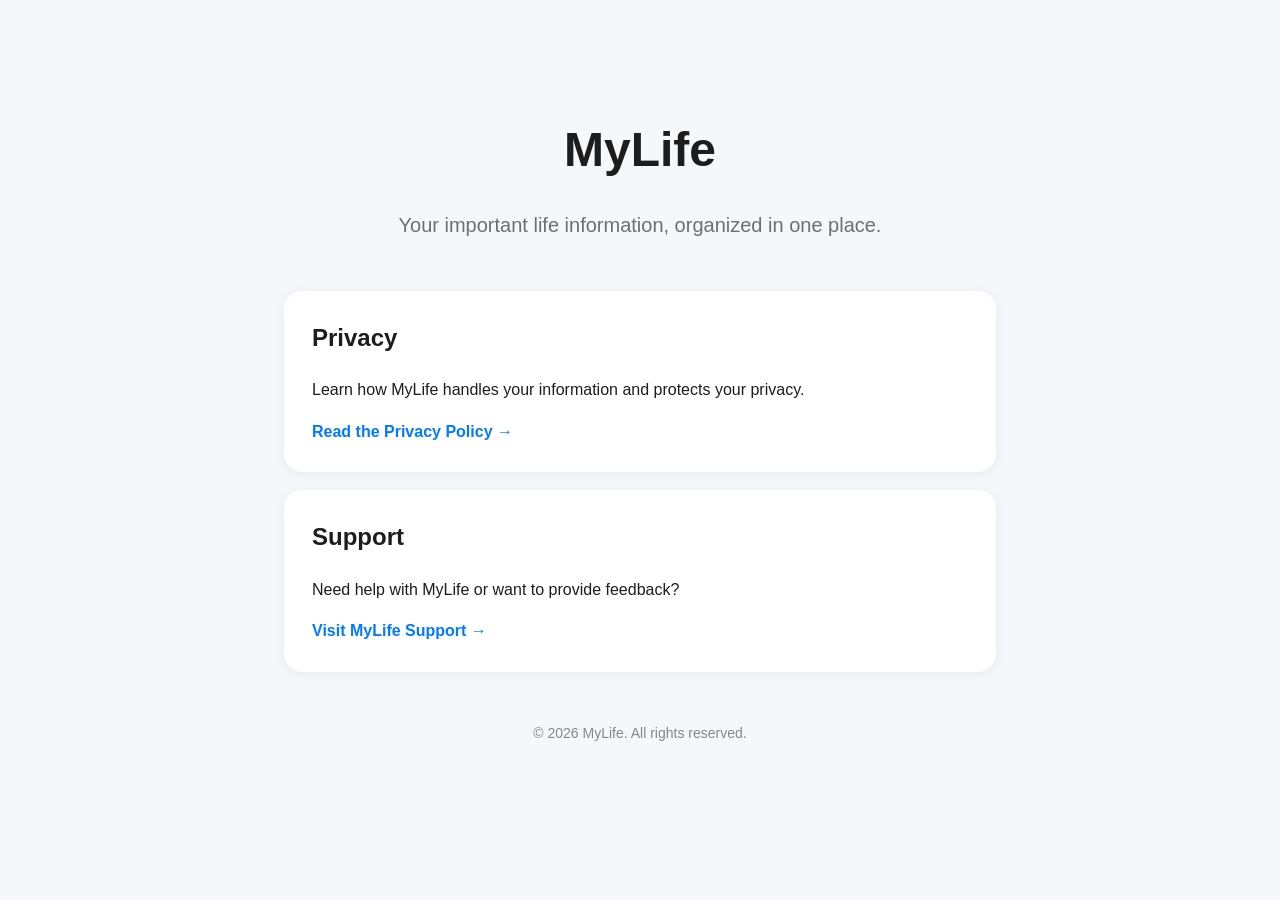
<file: index.html>
<!DOCTYPE html>
<html lang="en">
<head>
  <meta charset="UTF-8">
  <meta name="viewport" content="width=device-width, initial-scale=1.0">
  <title>MyLife</title>
  <style>
    * { box-sizing: border-box; }

    body {
      margin: 0;
      font-family: -apple-system, BlinkMacSystemFont, "Segoe UI", sans-serif;
      background: #f5f7fa;
      color: #1d1d1f;
      line-height: 1.6;
    }

    .container {
      max-width: 760px;
      margin: 0 auto;
      padding: 80px 24px;
      text-align: center;
    }

    h1 {
      font-size: 48px;
      margin-bottom: 8px;
    }

    .tagline {
      font-size: 20px;
      color: #6e6e73;
      margin-bottom: 50px;
    }

    .card {
      background: white;
      border-radius: 18px;
      padding: 28px;
      margin: 18px 0;
      text-align: left;
      box-shadow: 0 2px 12px rgba(0,0,0,0.06);
    }

    .card h2 {
      margin-top: 0;
    }

    a {
      color: #007aff;
      text-decoration: none;
      font-weight: 600;
    }

    a:hover {
      text-decoration: underline;
    }

    footer {
      margin-top: 50px;
      color: #86868b;
      font-size: 14px;
    }
  </style>
</head>

<body>
  <main class="container">
    <h1>MyLife</h1>

    <p class="tagline">
      Your important life information, organized in one place.
    </p>

    <div class="card">
      <h2>Privacy</h2>
      <p>
        Learn how MyLife handles your information and protects your privacy.
      </p>
      <a href="privacy.html">Read the Privacy Policy →</a>
    </div>

    <div class="card">
      <h2>Support</h2>
      <p>
        Need help with MyLife or want to provide feedback?
      </p>
      <a href="support.html">Visit MyLife Support →</a>
    </div>

    <footer>
      © 2026 MyLife. All rights reserved.
    </footer>
  </main>
</body>
</html>
</file>
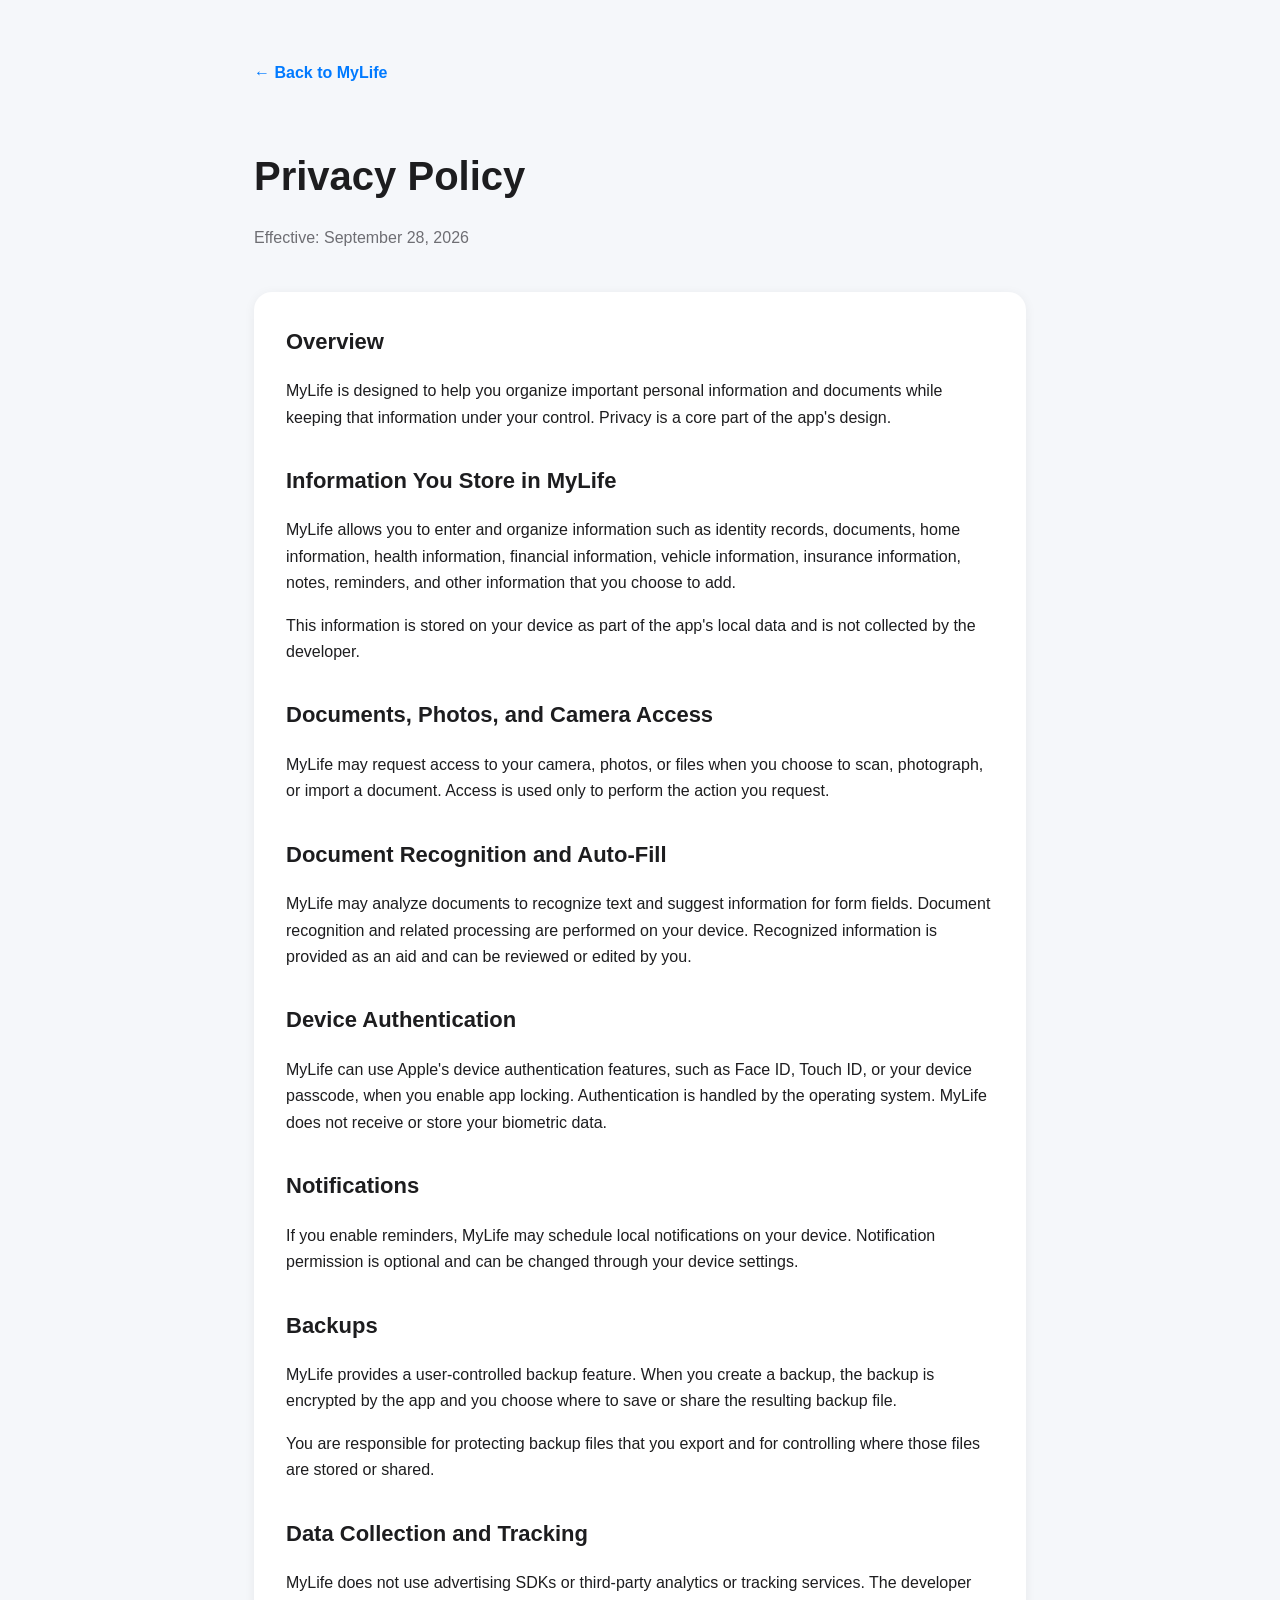
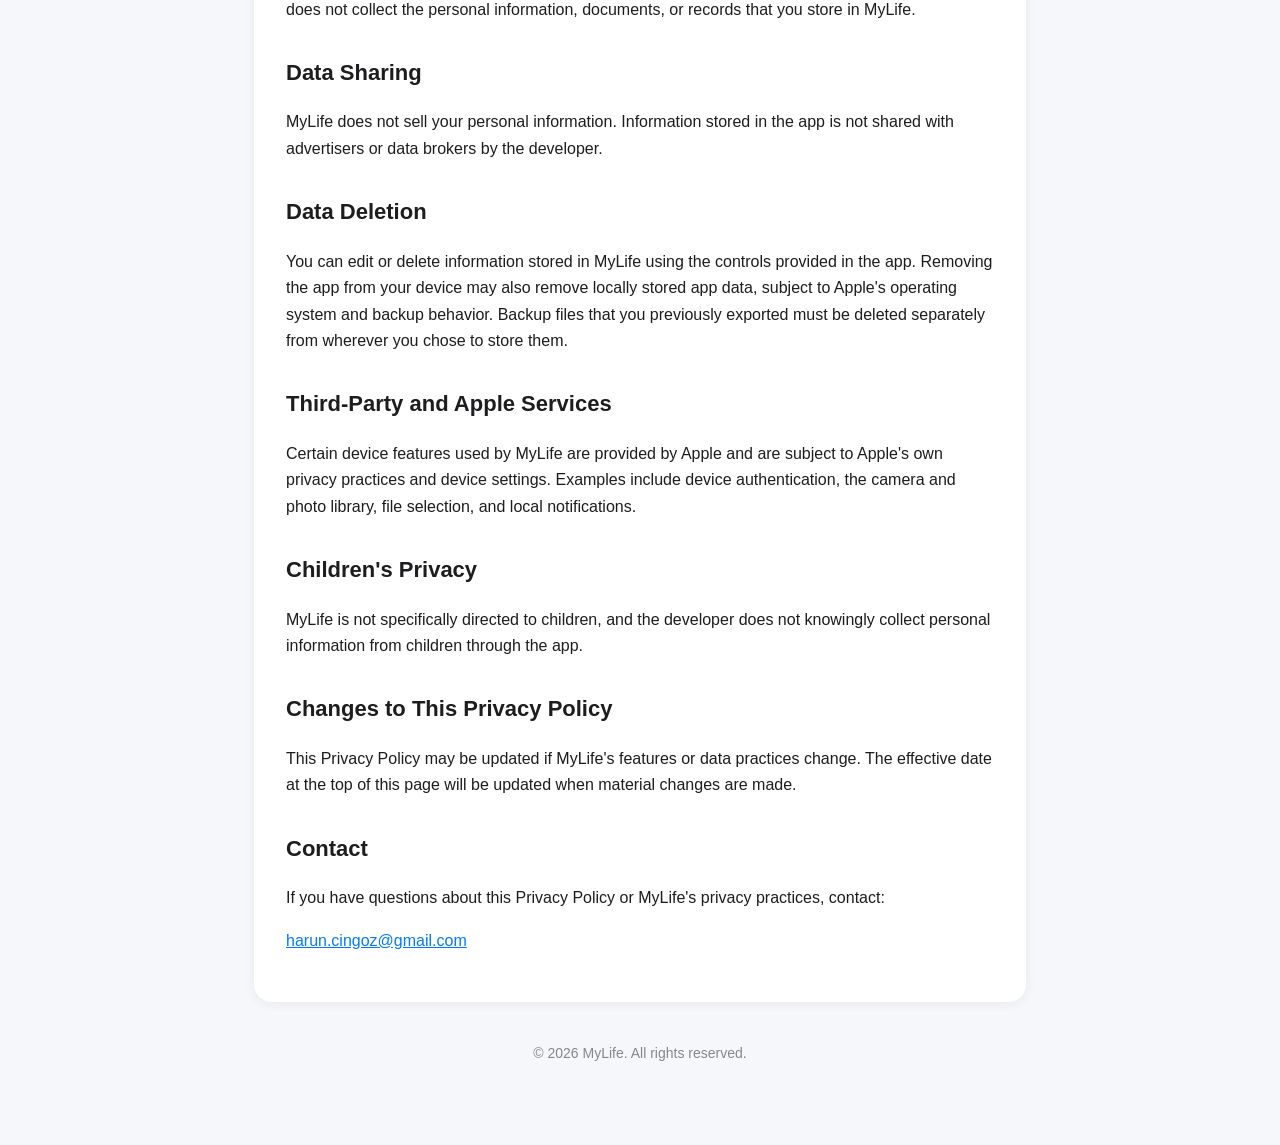
<file: privacy.html>
<!DOCTYPE html>
<html lang="en">
<head>
  <meta charset="UTF-8">
  <meta name="viewport" content="width=device-width, initial-scale=1.0">
  <title>Privacy Policy - MyLife</title>
  <style>
    * { box-sizing: border-box; }

    body {
      margin: 0;
      font-family: -apple-system, BlinkMacSystemFont, "Segoe UI", sans-serif;
      background: #f5f7fa;
      color: #1d1d1f;
      line-height: 1.65;
    }

    .container {
      max-width: 820px;
      margin: 0 auto;
      padding: 60px 24px 80px;
    }

    .back {
      display: inline-block;
      margin-bottom: 30px;
      color: #007aff;
      text-decoration: none;
      font-weight: 600;
    }

    h1 {
      font-size: 40px;
      margin-bottom: 5px;
    }

    .updated {
      color: #6e6e73;
      margin-bottom: 40px;
    }

    .card {
      background: white;
      border-radius: 18px;
      padding: 32px;
      box-shadow: 0 2px 12px rgba(0,0,0,0.06);
    }

    h2 {
      margin-top: 32px;
      font-size: 22px;
    }

    h2:first-child {
      margin-top: 0;
    }

    a {
      color: #007aff;
    }

    footer {
      margin-top: 40px;
      text-align: center;
      color: #86868b;
      font-size: 14px;
    }
  </style>
</head>

<body>
  <main class="container">
    <a class="back" href="index.html">← Back to MyLife</a>

    <h1>Privacy Policy</h1>
    <p class="updated">Effective: September 28, 2026</p>

    <div class="card">

      <h2>Overview</h2>
      <p>
        MyLife is designed to help you organize important personal information
        and documents while keeping that information under your control.
        Privacy is a core part of the app's design.
      </p>

      <h2>Information You Store in MyLife</h2>
      <p>
        MyLife allows you to enter and organize information such as identity
        records, documents, home information, health information, financial
        information, vehicle information, insurance information, notes,
        reminders, and other information that you choose to add.
      </p>

      <p>
        This information is stored on your device as part of the app's local
        data and is not collected by the developer.
      </p>

      <h2>Documents, Photos, and Camera Access</h2>
      <p>
        MyLife may request access to your camera, photos, or files when you
        choose to scan, photograph, or import a document. Access is used only
        to perform the action you request.
      </p>

      <h2>Document Recognition and Auto-Fill</h2>
      <p>
        MyLife may analyze documents to recognize text and suggest information
        for form fields. Document recognition and related processing are
        performed on your device. Recognized information is provided as an
        aid and can be reviewed or edited by you.
      </p>

      <h2>Device Authentication</h2>
      <p>
        MyLife can use Apple's device authentication features, such as Face ID,
        Touch ID, or your device passcode, when you enable app locking.
        Authentication is handled by the operating system. MyLife does not
        receive or store your biometric data.
      </p>

      <h2>Notifications</h2>
      <p>
        If you enable reminders, MyLife may schedule local notifications on
        your device. Notification permission is optional and can be changed
        through your device settings.
      </p>

      <h2>Backups</h2>
      <p>
        MyLife provides a user-controlled backup feature. When you create a
        backup, the backup is encrypted by the app and you choose where to
        save or share the resulting backup file.
      </p>

      <p>
        You are responsible for protecting backup files that you export and
        for controlling where those files are stored or shared.
      </p>

      <h2>Data Collection and Tracking</h2>
      <p>
        MyLife does not use advertising SDKs or third-party analytics or
        tracking services. The developer does not collect the personal
        information, documents, or records that you store in MyLife.
      </p>

      <h2>Data Sharing</h2>
      <p>
        MyLife does not sell your personal information. Information stored in
        the app is not shared with advertisers or data brokers by the
        developer.
      </p>

      <h2>Data Deletion</h2>
      <p>
        You can edit or delete information stored in MyLife using the controls
        provided in the app. Removing the app from your device may also remove
        locally stored app data, subject to Apple's operating system and backup
        behavior. Backup files that you previously exported must be deleted
        separately from wherever you chose to store them.
      </p>

      <h2>Third-Party and Apple Services</h2>
      <p>
        Certain device features used by MyLife are provided by Apple and are
        subject to Apple's own privacy practices and device settings. Examples
        include device authentication, the camera and photo library, file
        selection, and local notifications.
      </p>

      <h2>Children's Privacy</h2>
      <p>
        MyLife is not specifically directed to children, and the developer
        does not knowingly collect personal information from children through
        the app.
      </p>

      <h2>Changes to This Privacy Policy</h2>
      <p>
        This Privacy Policy may be updated if MyLife's features or data
        practices change. The effective date at the top of this page will be
        updated when material changes are made.
      </p>

      <h2>Contact</h2>
      <p>
        If you have questions about this Privacy Policy or MyLife's privacy
        practices, contact:
      </p>

      <p>
        <a href="mailto:harun.cingoz@gmail.com">harun.cingoz@gmail.com</a>
      </p>

    </div>

    <footer>
      © 2026 MyLife. All rights reserved.
    </footer>
  </main>
</body>
</html>
</file>
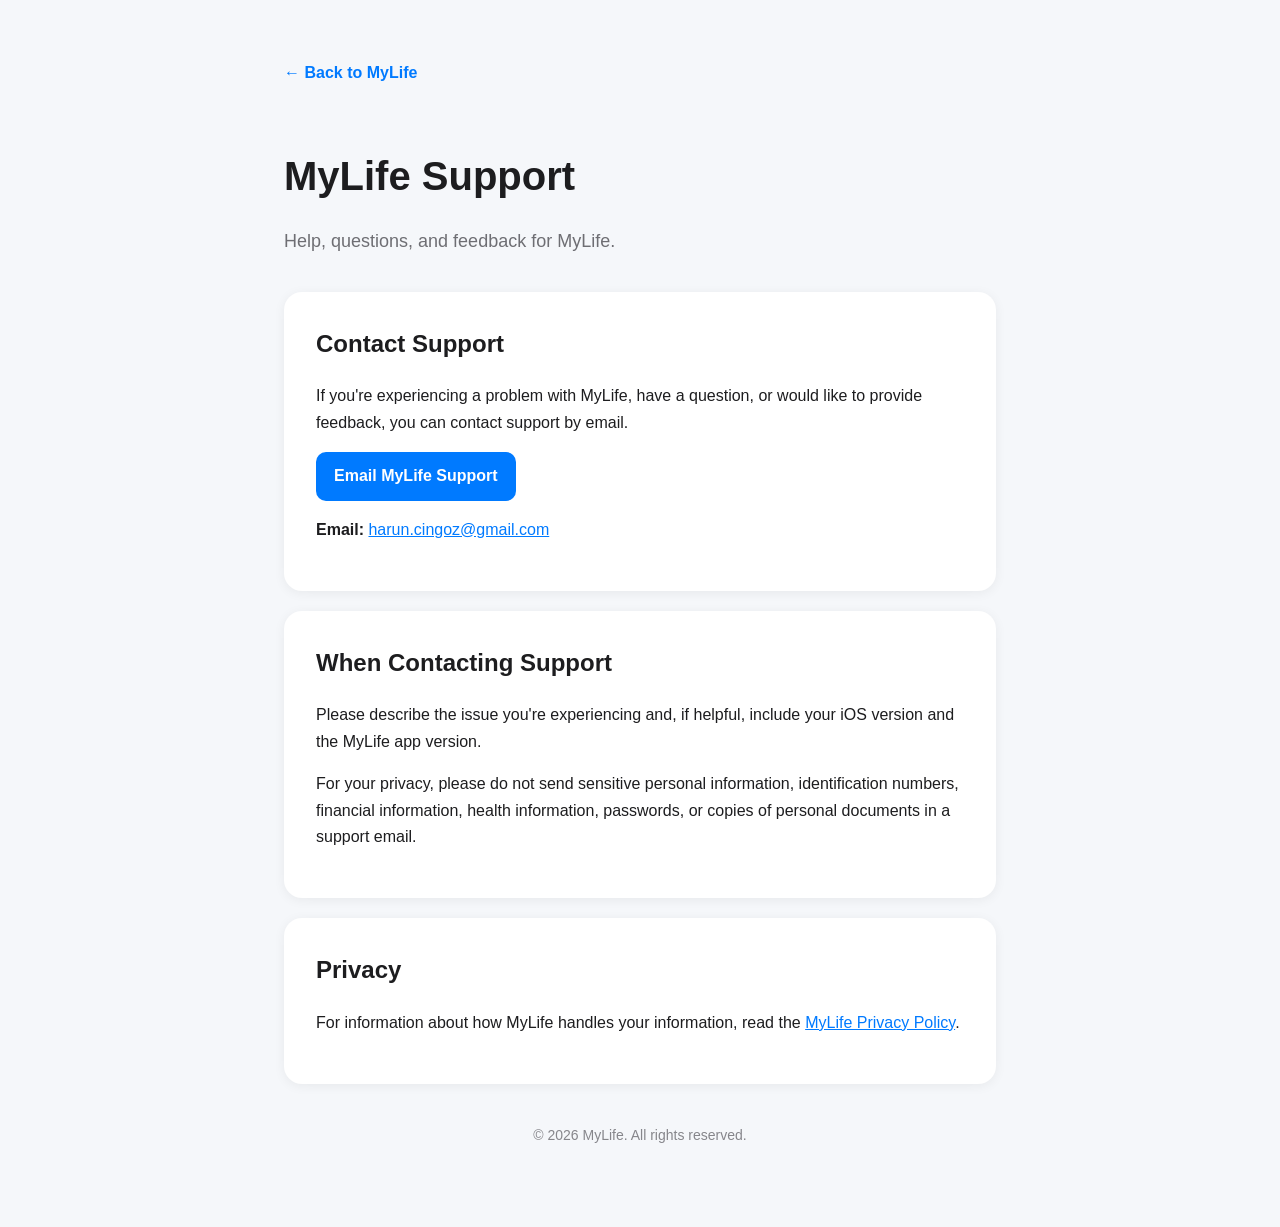
<file: support.html>
<!DOCTYPE html>
<html lang="en">
<head>
  <meta charset="UTF-8">
  <meta name="viewport" content="width=device-width, initial-scale=1.0">
  <title>Support - MyLife</title>
  <style>
    * { box-sizing: border-box; }

    body {
      margin: 0;
      font-family: -apple-system, BlinkMacSystemFont, "Segoe UI", sans-serif;
      background: #f5f7fa;
      color: #1d1d1f;
      line-height: 1.65;
    }

    .container {
      max-width: 760px;
      margin: 0 auto;
      padding: 60px 24px 80px;
    }

    .back {
      display: inline-block;
      margin-bottom: 30px;
      color: #007aff;
      text-decoration: none;
      font-weight: 600;
    }

    h1 {
      font-size: 40px;
      margin-bottom: 8px;
    }

    .subtitle {
      color: #6e6e73;
      font-size: 18px;
      margin-bottom: 35px;
    }

    .card {
      background: white;
      border-radius: 18px;
      padding: 32px;
      margin-bottom: 20px;
      box-shadow: 0 2px 12px rgba(0,0,0,0.06);
    }

    h2 { margin-top: 0; }

    a {
      color: #007aff;
    }

    .button {
      display: inline-block;
      background: #007aff;
      color: white;
      padding: 11px 18px;
      border-radius: 10px;
      text-decoration: none;
      font-weight: 600;
    }

    footer {
      margin-top: 40px;
      text-align: center;
      color: #86868b;
      font-size: 14px;
    }
  </style>
</head>

<body>
  <main class="container">
    <a class="back" href="index.html">← Back to MyLife</a>

    <h1>MyLife Support</h1>
    <p class="subtitle">
      Help, questions, and feedback for MyLife.
    </p>

    <div class="card">
      <h2>Contact Support</h2>

      <p>
        If you're experiencing a problem with MyLife, have a question,
        or would like to provide feedback, you can contact support by email.
      </p>

      <a class="button" href="mailto:harun.cingoz@gmail.com">Email MyLife Support</a>

      <p>
        <strong>Email:</strong>
        <a href="mailto:harun.cingoz@gmail.com">harun.cingoz@gmail.com</a>
      </p>
    </div>

    <div class="card">
      <h2>When Contacting Support</h2>

      <p>
        Please describe the issue you're experiencing and, if helpful,
        include your iOS version and the MyLife app version.
      </p>

      <p>
        For your privacy, please do not send sensitive personal information,
        identification numbers, financial information, health information,
        passwords, or copies of personal documents in a support email.
      </p>
    </div>

    <div class="card">
      <h2>Privacy</h2>

      <p>
        For information about how MyLife handles your information, read the
        <a href="privacy.html">MyLife Privacy Policy</a>.
      </p>
    </div>

    <footer>
      © 2026 MyLife. All rights reserved.
    </footer>
  </main>
</body>
</html>
</file>
